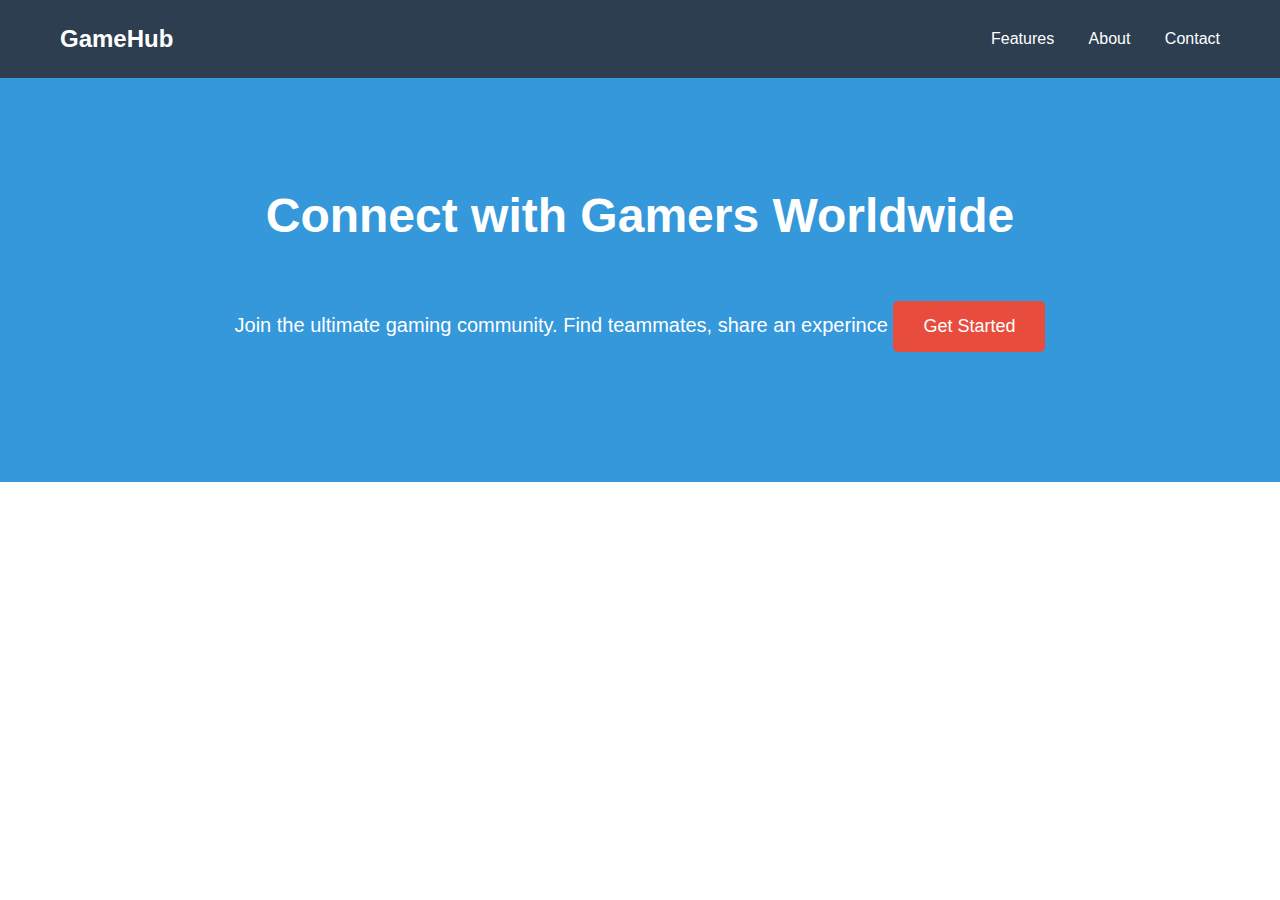
<file: index.html>
<!DOCTYPE html>
<html lang="en">
<head>
    <meta charset="UTF-8">
    <meta name="viewport" content="width=device-width, initial-scale=1.0">
    <title>GameHub - The Best Gaming Community</title>
    <link rel="stylesheet" href="style.css">
</head>
<body>
    

    <header class="main-header">
        <div class="container">
            <div class="logo">GameHub</div>
                <nav class="main-nav">
                    <a href="#features">Features</a>
                    <a href="#about">About</a>
                    <a href="#contact">Contact</a>
                </nav>
            </div>
        </header>

        <section class="hero">
<div class="container">
<h1 class="hero-title">Connect with Gamers Worldwide</h1> <br>
<p class="hero-subtitle">Join the ultimate gaming community. Find teammates, share an experince
<button class="btn btn-primary">Get Started</button>
</div>
</section>

</body>
</html>
</file>
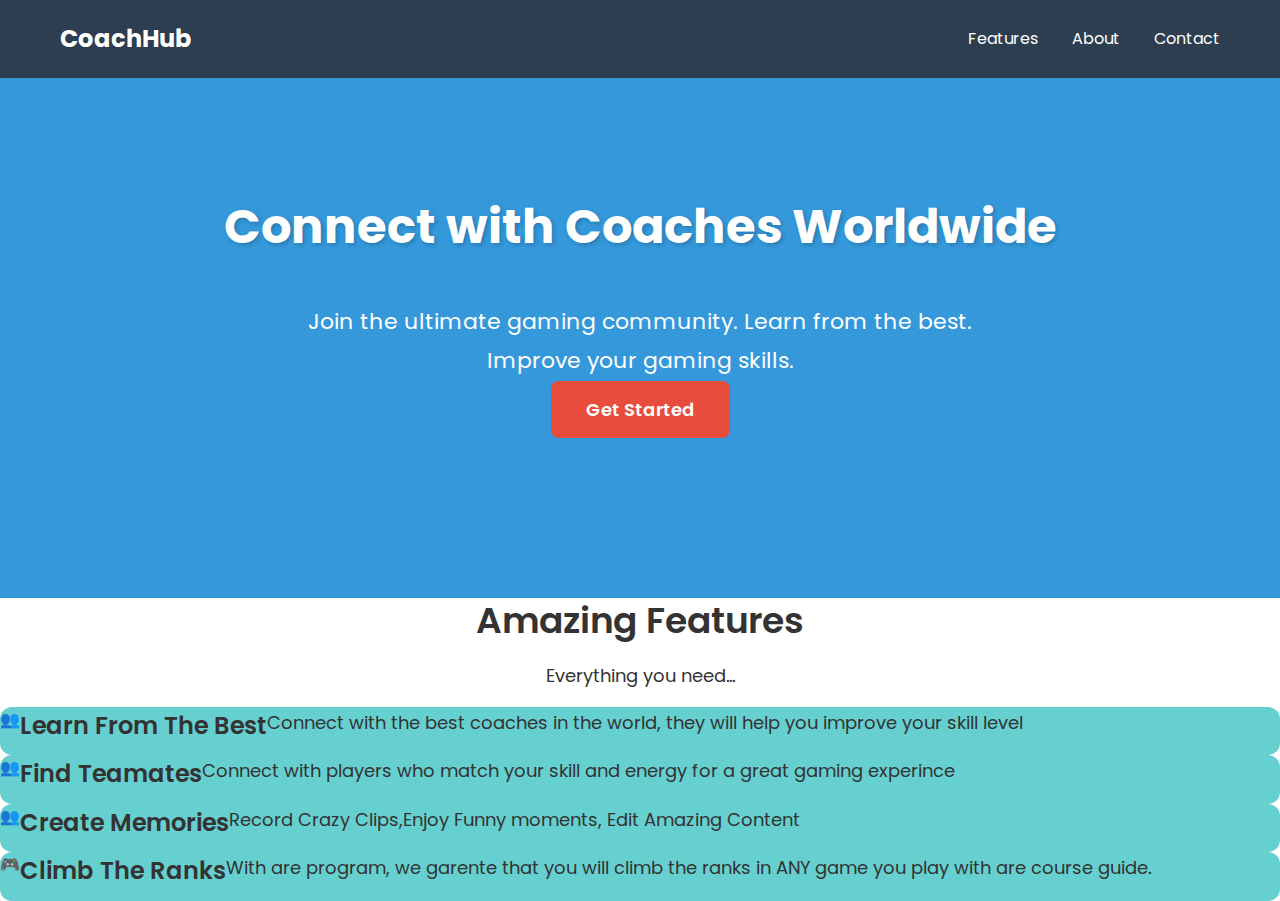
<file: lesson09/index.html>
<!DOCTYPE html>
<html lang="en">
<head>
    <meta charset="UTF-8">
    <meta name="viewport" content="width=device-width, initial-scale=1.0">
    <title>GameHub - The Best Gaming Community</title>
    <link rel="stylesheet" href="style.css">
    <meta charset="UTF-8">
    <meta name="viewport" content="width=device-width, initial-scale=1.0">
    <title>GameHub - Your Gaming Community</title>
    
    <!-- LESSON 9: Google Fonts -->
    <link href="https://fonts.googleapis.com/css2?family=Poppins:wght@400;600;700&display=swap" rel="stylesheet">
    
    <link rel="stylesheet" href="style.css">
    
</head>
<body>
    

    <header class="main-header">
        <div class="container">
            <div class="logo">CoachHub</div>
                <nav class="main-nav">
                    <a href="#features">Features</a>
                    <a href="#about">About</a>
                    <a href="#contact">Contact</a>
                </nav>
            </div>
        </header>

        <section class="hero">
<div class="container">
<h1 class="hero-title">Connect with Coaches Worldwide</h1> <br>
<p class="hero-subtitle">Join the ultimate gaming community. Learn from the best. Improve your gaming skills. <br>
<button class="btn btn-primary">Get Started</button>
</div>
</section>


<section id="features" class="features">
    <div class="container">
        <h2 class="section-title"> Amazing Features</h2>
        <p class="section-title">Everything you need...</p>
    </div>

    <div class="feature-card">
        <div class="feature-icon">👥</div>
        <h3>Learn From The Best</h3>
        <p>
            Connect with the best coaches in the world, they will help  
            you improve your skill level
        </p>
    </div>




    <div class="feature-card">
        <div class="feature-icon">👥</div>
        <h3>Find Teamates</h3>
        <p>
            Connect with players who match 
            your skill and energy for a great gaming experince 
        </p>
    </div>





    <div class="feature-card">
        <div class="feature-icon">👥</div>
        <h3>Create Memories</h3>
        <p>
            Record Crazy Clips,Enjoy Funny moments, Edit Amazing Content
        </p>
    </div>

<div class="feature-card">
        <div class="feature-icon">🎮</div>
        <h3>Climb The Ranks</h3>
        <p>
            With are program, we garente that you will climb the ranks in ANY
            game you play with are course guide.
        </p>
    </div>
</section>
</body>
</html>
</file>
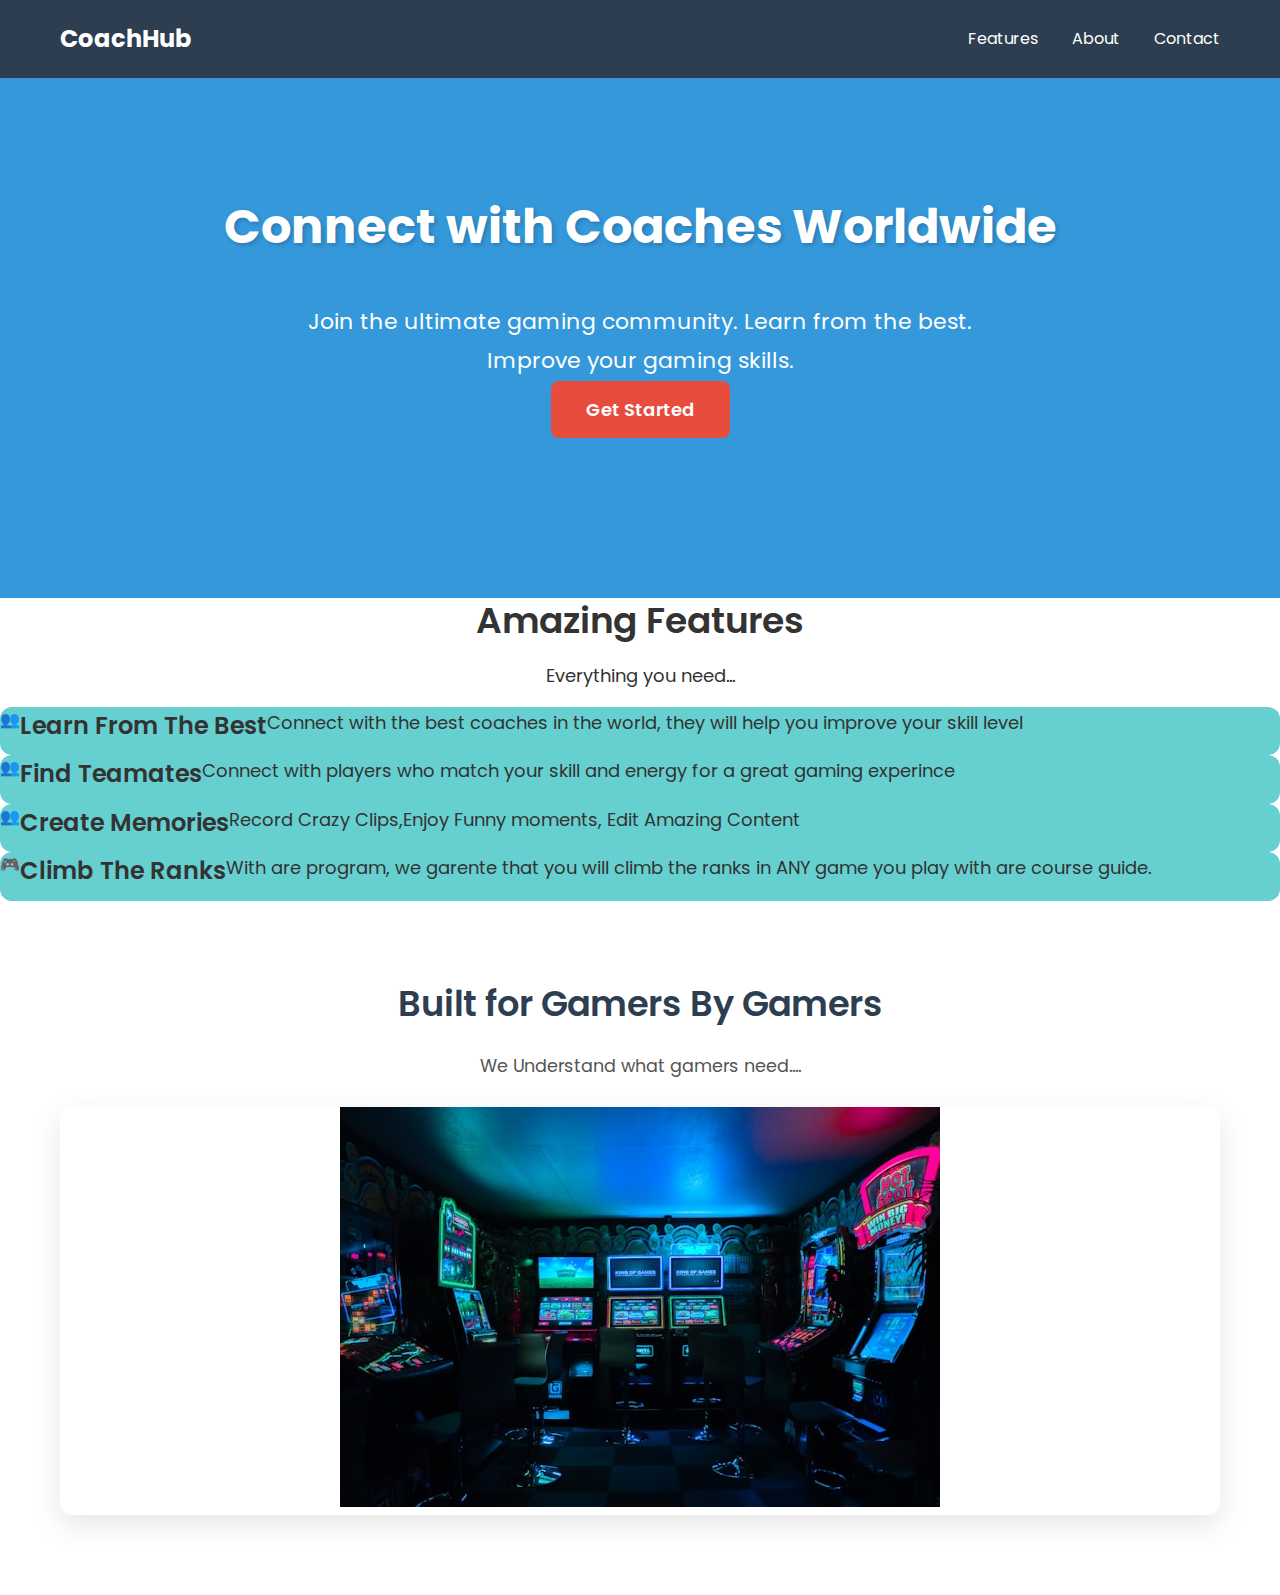
<file: lesson10/index.html>
<!DOCTYPE html>
<html lang="en">
<head>
    <meta charset="UTF-8">
    <meta name="viewport" content="width=device-width, initial-scale=1.0">
    <title>GameHub - The Best Gaming Community</title>
      <link href="https://fonts.googleapis.com/css2?family=Poppins:wght@400;600;700&display=swap" rel="stylesheet">
    <link rel="stylesheet" href="style.css">
 
    <meta charset="UTF-8">
    <meta name="viewport" content="width=device-width, initial-scale=1.0">
    <title>GameHub - Your Gaming Community</title>
    
    
  
    
</head>
<body>
    

    <header class="main-header">
        <div class="container">
            <div class="logo">CoachHub</div>
                <nav class="main-nav">
                    <a href="#features">Features</a>
                    <a href="#about">About</a>
                    <a href="#contact">Contact</a>
                </nav>
            </div>
        </header>

        <section class="hero">
<div class="container">
<h1 class="hero-title">Connect with Coaches Worldwide</h1> <br>
<p class="hero-subtitle">Join the ultimate gaming community. Learn from the best. Improve your gaming skills. <br>
<button class="btn btn-primary">Get Started</button>
</div>
</section>


<section id="features" class="features">
    <div class="container">
        <h2 class="section-title"> Amazing Features</h2>
        <p class="section-title">Everything you need...</p>
    </div>

    <div class="feature-card">
        <div class="feature-icon">👥</div>
        <h3>Learn From The Best</h3>
        <p>
            Connect with the best coaches in the world, they will help  
            you improve your skill level
        </p>
    </div>




    <div class="feature-card">
        <div class="feature-icon">👥</div>
        <h3>Find Teamates</h3>
        <p>
            Connect with players who match 
            your skill and energy for a great gaming experince 
        </p>
    </div>





    <div class="feature-card">
        <div class="feature-icon">👥</div>
        <h3>Create Memories</h3>
        <p>
            Record Crazy Clips,Enjoy Funny moments, Edit Amazing Content
        </p>
    </div>

<div class="feature-card">
        <div class="feature-icon">🎮</div>
        <h3>Climb The Ranks</h3>
        <p>
            With are program, we garente that you will climb the ranks in ANY
            game you play with are course guide.
        </p>
    </div>
</section>



<section class="about" id="about"> 
    <div class="container">
        <div class="about-content">
        <div class="about-text">
            <h2>
                Built for Gamers By Gamers
            </h2>
            <p>We Understand what gamers need....</p>
        </div>

    </div>
    <div class="about-image">
        <img src="images/image1.jpg" alt="GameHub">
    </div>
    </div>
</section>
</body>
</html>
</file>
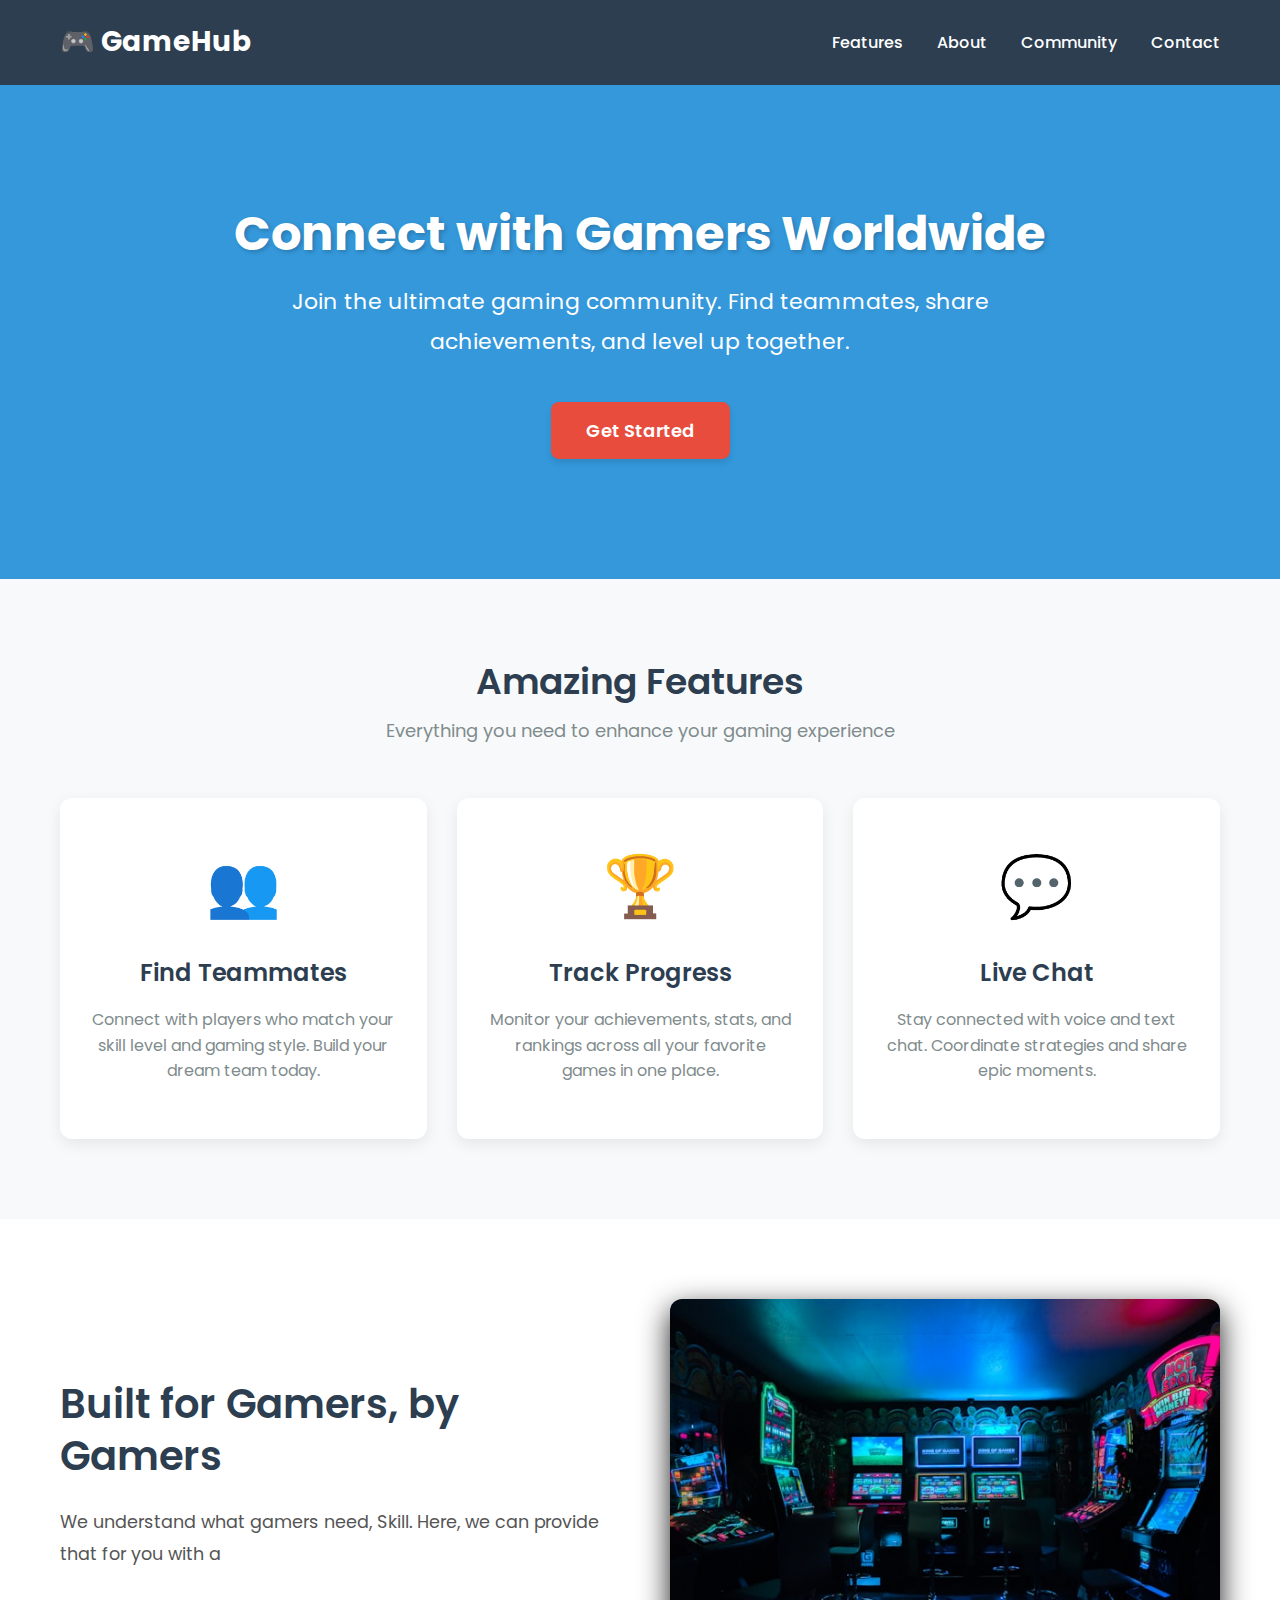
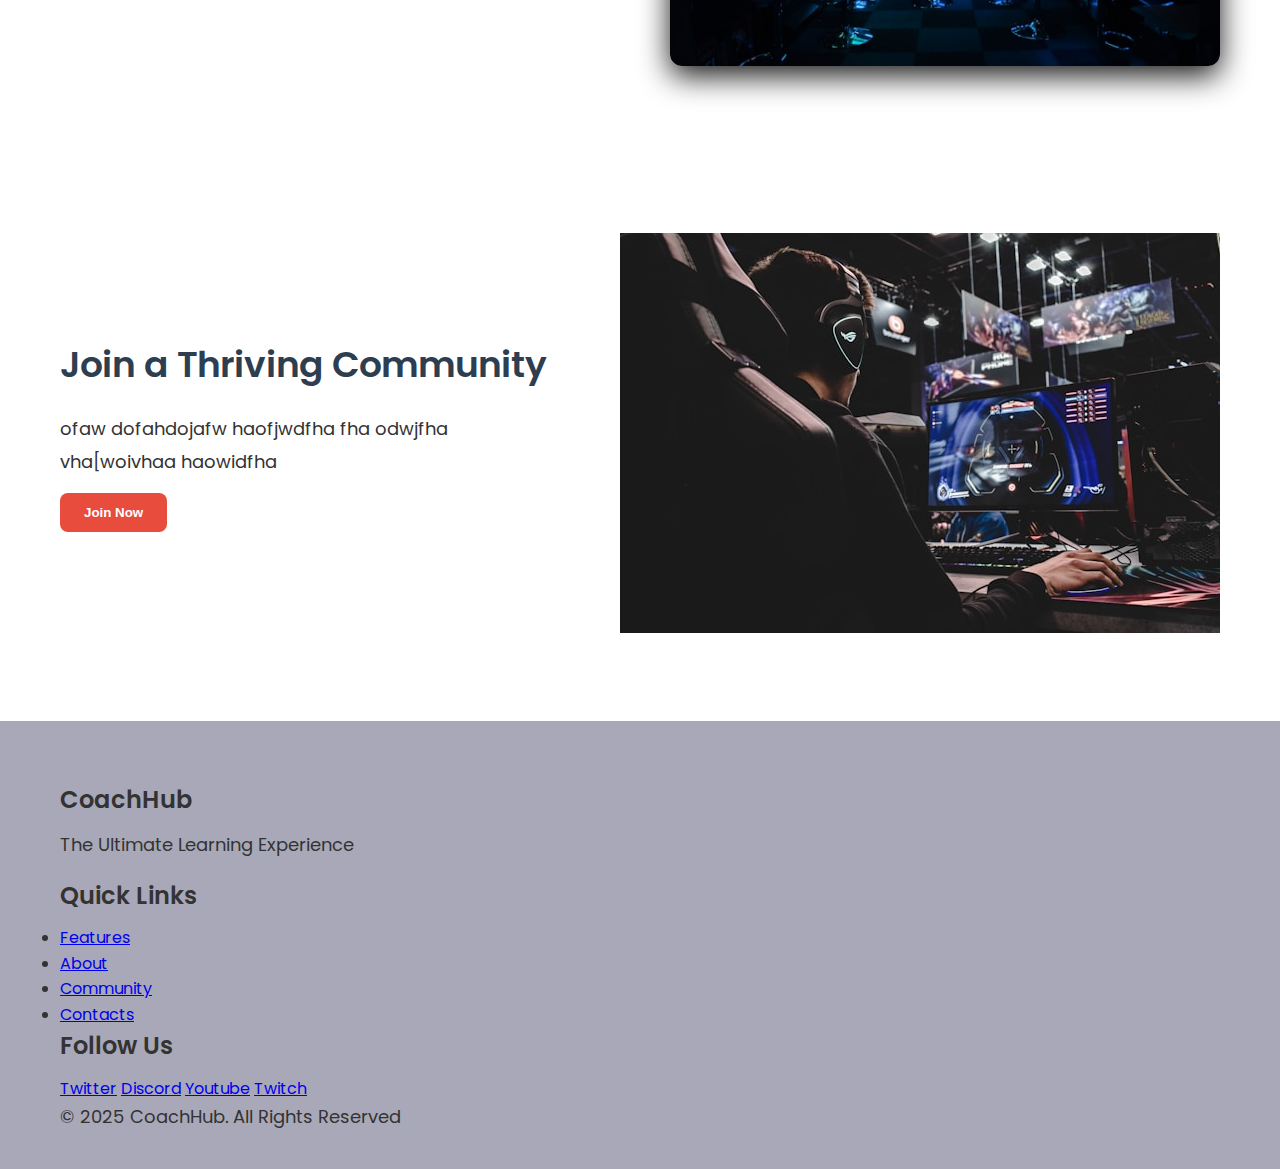
<file: lesson12-footer/index.html>
<!DOCTYPE html>
<html lang="en">
  <head>
    <meta charset="UTF-8" />
    <meta name="viewport" content="width=device-width, initial-scale=1.0" />
    <title>GameHub - Your Gaming Community</title>

   
    <link
      href="https://fonts.googleapis.com/css2?family=Poppins:wght@400;600;700&display=swap"
      rel="stylesheet"
    />

    <link rel="stylesheet" href="style.css" />
  </head>
  <body>
 
    <header class="main-header">
      <div class="container">
        <div class="logo">🎮 GameHub</div>
        <nav class="main-nav">
          <a href="#features">Features</a>
          <a href="#about">About</a>
          <a href="#community">Community</a>
          <a href="#contact">Contact</a>
        </nav>
      </div>
    </header>

    
    <section class="hero">
      <div class="container">
        <h1 class="hero-title">Connect with Gamers Worldwide</h1>
        <p class="hero-subtitle">
          Join the ultimate gaming community. Find teammates, share
          achievements, and level up together.
        </p>
        <button class="btn btn-primary">Get Started</button>
      </div>
    </section>

 
    <section id="features" class="features">
      <div class="container">
        <h2 class="section-title">Amazing Features</h2>
        <p class="section-subtitle">
          Everything you need to enhance your gaming experience
        </p>

        <div class="features-grid">
          <div class="feature-card">
            <div class="feature-icon">👥</div>
            <h3>Find Teammates</h3>
            <p>
              Connect with players who match your skill level and gaming style.
              Build your dream team today.
            </p>
          </div>

          <div class="feature-card">
            <div class="feature-icon">🏆</div>
            <h3>Track Progress</h3>
            <p>
              Monitor your achievements, stats, and rankings across all your
              favorite games in one place.
            </p>
          </div>

          <div class="feature-card">
            <div class="feature-icon">💬</div>
            <h3>Live Chat</h3>
            <p>
              Stay connected with voice and text chat. Coordinate strategies and
              share epic moments.
            </p>
          </div>
        </div>
      </div>
    </section>

 
    <section class="about" id="about">
      <div class="container">
        <div class="about-content">
          <div class="about-text">
            <h2>Built for Gamers, by Gamers</h2>
            <p>We understand what gamers need, Skill. Here, we can provide that for you with a </p>
          </div>
          <div class="about-image">
            <img src="images/image1.jpg" alt="GameSetup" />
          </div>
        </div>
      </div>
    </section>


    <section id="community" class="community">
    <div class="container">

        <div class="community-content">


            <div class="community-text">
                <h2>Join a Thriving Community </h2>
                <p>ofaw dofahdojafw haofjwdfha fha odwjfha  vha[woivhaa haowidfha</p>
                <button class="join-btn">Join Now</button>
            </div>

            <div class="community-image">
                <img src="images/image2.jpg" alt="Gaming Community">
            </div>


        </div>

    </div>
</section>
<footer class="main-footer" id="Contact">
  <div class="container">
    <div class="footer-content">
          <div class="footer-section">
            <h3> CoachHub</h3>
            <p>The Ultimate Learning Experience</p>
          </div>
          <div class="footer-section">
            <h3>Quick Links</h3>
            <ul class="footer-link">
              <li><a href="#features">Features</a></li>
              <li><a href="#about">About</a></li>
              <li><a href="#community">Community</a></li>
              <li><a href="#Contacts">Contacts</a></li>
            </ul>
          </div>
          <div class="footer-section">
            <h3>Follow Us</h3>
            <div class="social-links">
              <a href="#">Twitter</a>
              <a href="#">Discord</a>
              <a href="#">Youtube</a>
              <a href="#">Twitch</a>
            </div>
          </div>
          <div class="footer-bottom">
            <p>&copy; 2025 CoachHub. All Rights Reserved</p>
          </div>
    </div>
  </div>

</footer>







</body>
</html>
  </body>
</html>
</file>
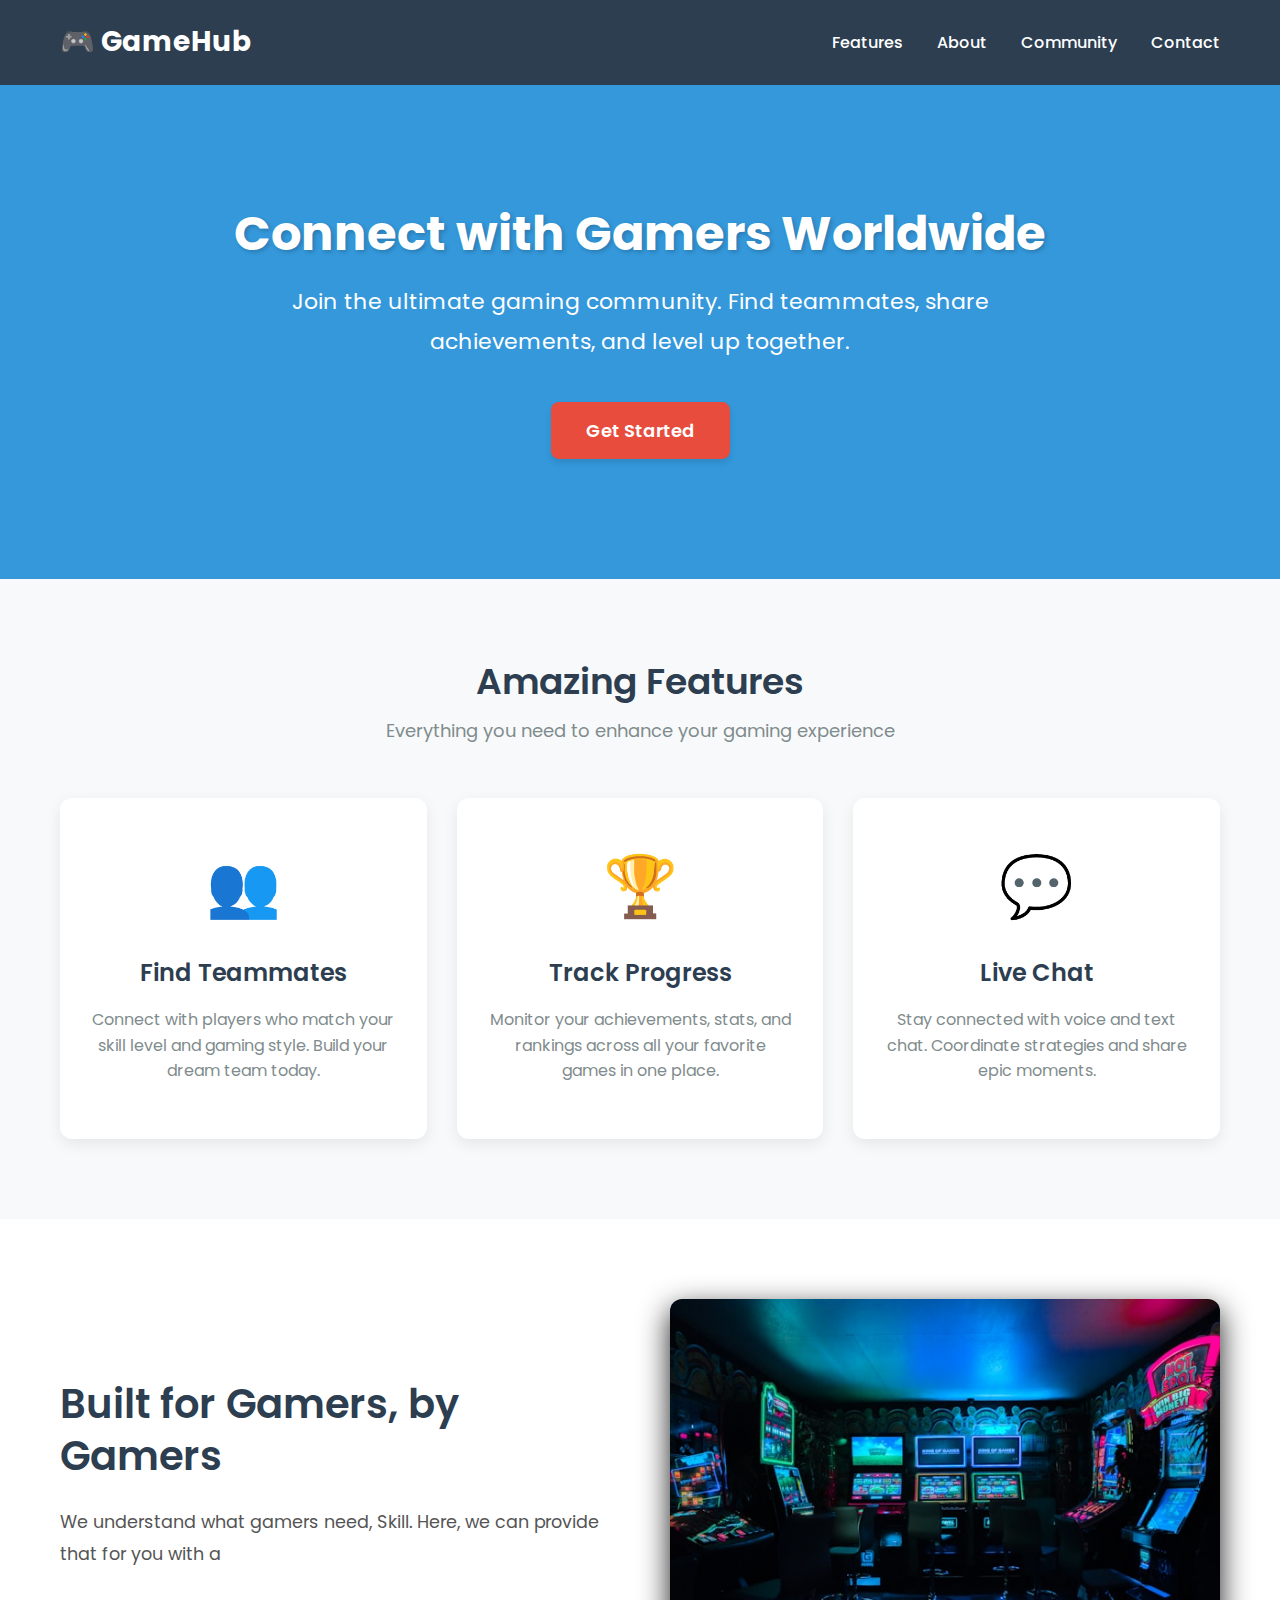
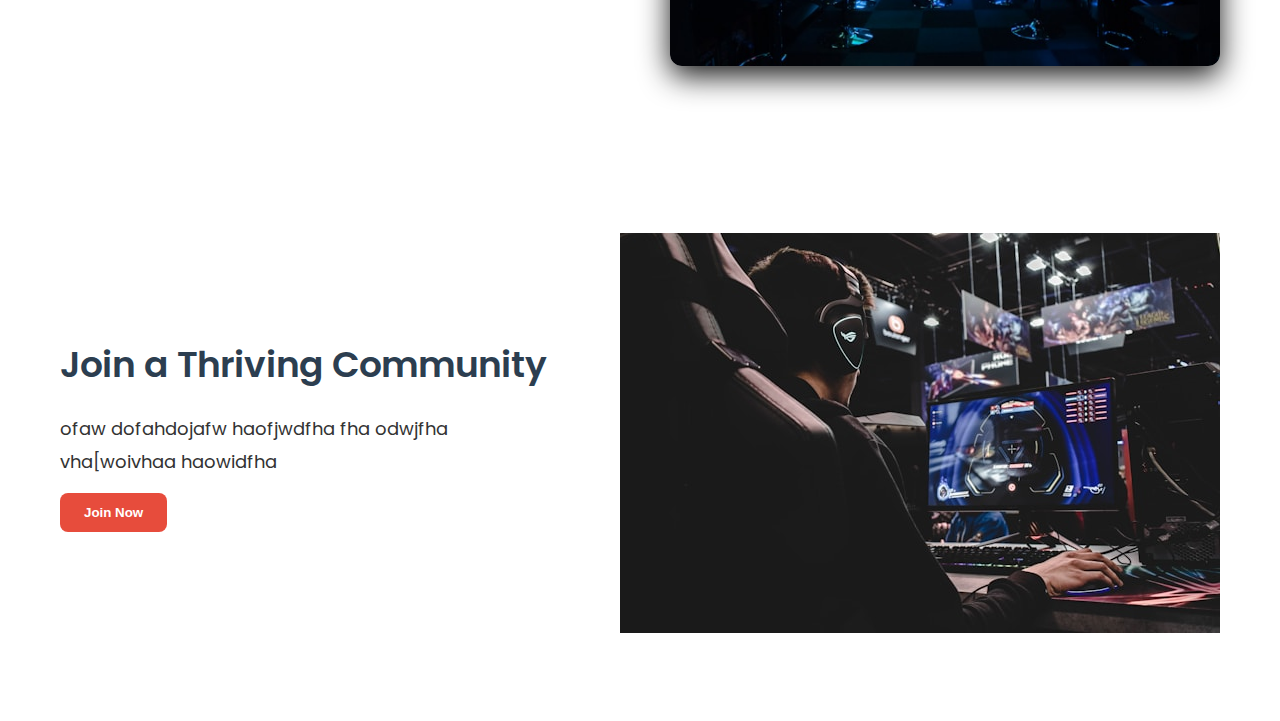
<file: lesson13_animations/index.html>
<!DOCTYPE html>
<html lang="en">
  <head>
    <meta charset="UTF-8" />
    <meta name="viewport" content="width=device-width, initial-scale=1.0" />
    <title>GameHub - Your Gaming Community</title>

   
    <link
      href="https://fonts.googleapis.com/css2?family=Poppins:wght@400;600;700&display=swap"
      rel="stylesheet"
    />

    <link rel="stylesheet" href="style.css" />
  </head>
  <body>
 
    <header class="main-header">
      <div class="container">
        <div class="logo">🎮 GameHub</div>
        <nav class="main-nav">
          <a href="#features">Features</a>
          <a href="#about">About</a>
          <a href="#community">Community</a>
          <a href="#contact">Contact</a>
        </nav>
      </div>
    </header>

    
    <section class="hero">
      <div class="container">
        <h1 class="hero-title">Connect with Gamers Worldwide</h1>
        <p class="hero-subtitle">
          Join the ultimate gaming community. Find teammates, share
          achievements, and level up together.
        </p>
        <button class="btn btn-primary">Get Started</button>
      </div>
    </section>

 
    <section id="features" class="features">
      <div class="container">
        <h2 class="section-title">Amazing Features</h2>
        <p class="section-subtitle">
          Everything you need to enhance your gaming experience
        </p>

        <div class="features-grid">
          <div class="feature-card">
            <div class="feature-icon">👥</div>
            <h3>Find Teammates</h3>
            <p>
              Connect with players who match your skill level and gaming style.
              Build your dream team today.
            </p>
          </div>

          <div class="feature-card">
            <div class="feature-icon">🏆</div>
            <h3>Track Progress</h3>
            <p>
              Monitor your achievements, stats, and rankings across all your
              favorite games in one place.
            </p>
          </div>

          <div class="feature-card">
            <div class="feature-icon">💬</div>
            <h3>Live Chat</h3>
            <p>
              Stay connected with voice and text chat. Coordinate strategies and
              share epic moments.
            </p>
          </div>
        </div>
      </div>
    </section>

 
    <section class="about" id="about">
      <div class="container">
        <div class="about-content">
          <div class="about-text">
            <h2>Built for Gamers, by Gamers</h2>
            <p>We understand what gamers need, Skill. Here, we can provide that for you with a </p>
          </div>
          <div class="about-image">
            <img src="images/image1.jpg" alt="GameSetup" />
          </div>
        </div>
      </div>
    </section>


    <section id="community" class="community">
    <div class="container">

        <div class="community-content">


            <div class="community-text">
                <h2>Join a Thriving Community </h2>
                <p>ofaw dofahdojafw haofjwdfha fha odwjfha  vha[woivhaa haowidfha</p>
                <button class="join-btn">Join Now</button>
            </div>

            <div class="community-image">
                <img src="images/image2.jpg" alt="Gaming Community">
            </div>


        </div>

    </div>
</section>
</body>
</html>
  </body>
</html>
</file>
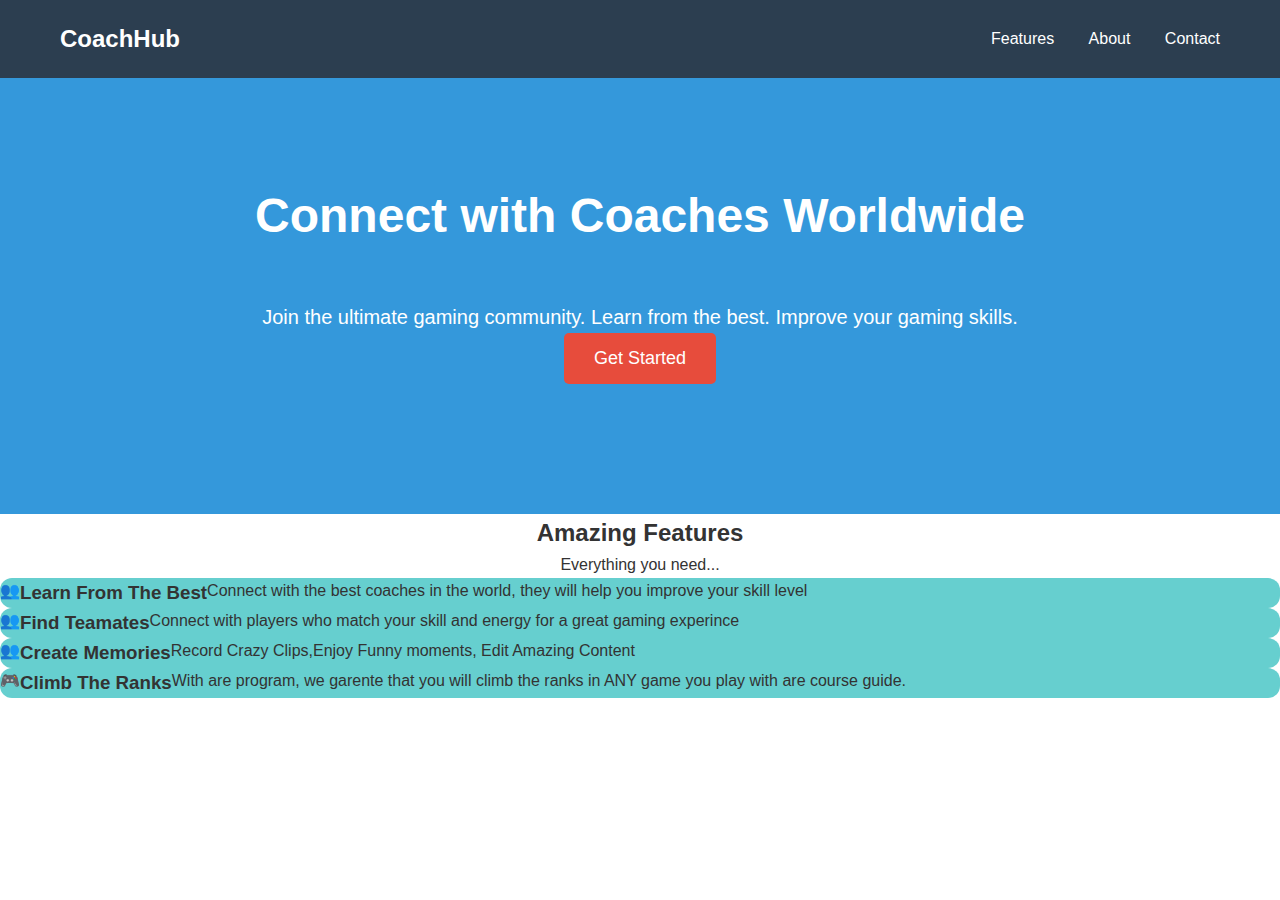
<file: Lesson8_Flexbox Card Layouts/index.html>
<!DOCTYPE html>
<html lang="en">
<head>
    <meta charset="UTF-8">
    <meta name="viewport" content="width=device-width, initial-scale=1.0">
    <title>GameHub - The Best Gaming Community</title>
    <link rel="stylesheet" href="style.css">
</head>
<body>
    

    <header class="main-header">
        <div class="container">
            <div class="logo">CoachHub</div>
                <nav class="main-nav">
                    <a href="#features">Features</a>
                    <a href="#about">About</a>
                    <a href="#contact">Contact</a>
                </nav>
            </div>
        </header>

        <section class="hero">
<div class="container">
<h1 class="hero-title">Connect with Coaches Worldwide</h1> <br>
<p class="hero-subtitle">Join the ultimate gaming community. Learn from the best. Improve your gaming skills. <br>
<button class="btn btn-primary">Get Started</button>
</div>
</section>


<section id="features" class="features">
    <div class="container">
        <h2 class="section-title"> Amazing Features</h2>
        <p class="section-title">Everything you need...</p>
    </div>

    <div class="feature-card">
        <div class="feature-icon">👥</div>
        <h3>Learn From The Best</h3>
        <p>
            Connect with the best coaches in the world, they will help  
            you improve your skill level
        </p>
    </div>




    <div class="feature-card">
        <div class="feature-icon">👥</div>
        <h3>Find Teamates</h3>
        <p>
            Connect with players who match 
            your skill and energy for a great gaming experince 
        </p>
    </div>





    <div class="feature-card">
        <div class="feature-icon">👥</div>
        <h3>Create Memories</h3>
        <p>
            Record Crazy Clips,Enjoy Funny moments, Edit Amazing Content
        </p>
    </div>

<div class="feature-card">
        <div class="feature-icon">🎮</div>
        <h3>Climb The Ranks</h3>
        <p>
            With are program, we garente that you will climb the ranks in ANY
            game you play with are course guide.
        </p>
    </div>
</section>
</body>
</html>
</file>
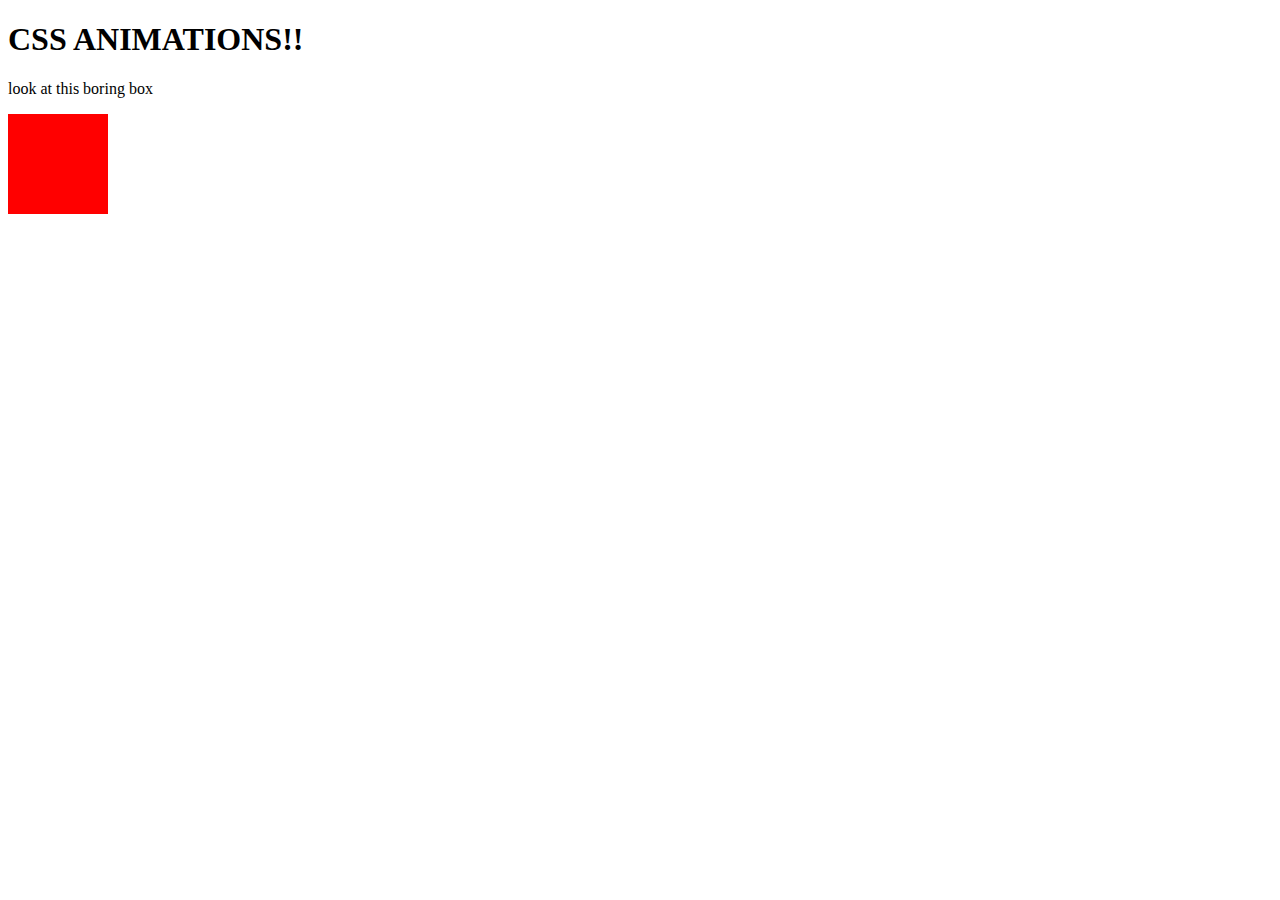
<file: lesson13_animations/sandbox.html>
<!DOCTYPE html>
<html lang="en">
<head>
    <meta charset="UTF-8">
    <meta name="viewport" content="width=device-width, initial-scale=1.0">
    <title>Document</title>
<link rel="stylesheet" href="sandbox.css">
</head>
<body>
    <h1>CSS ANIMATIONS!!</h1>
    <p>look at this boring box</p>
    <div></div>
</body>
</html>
</file>
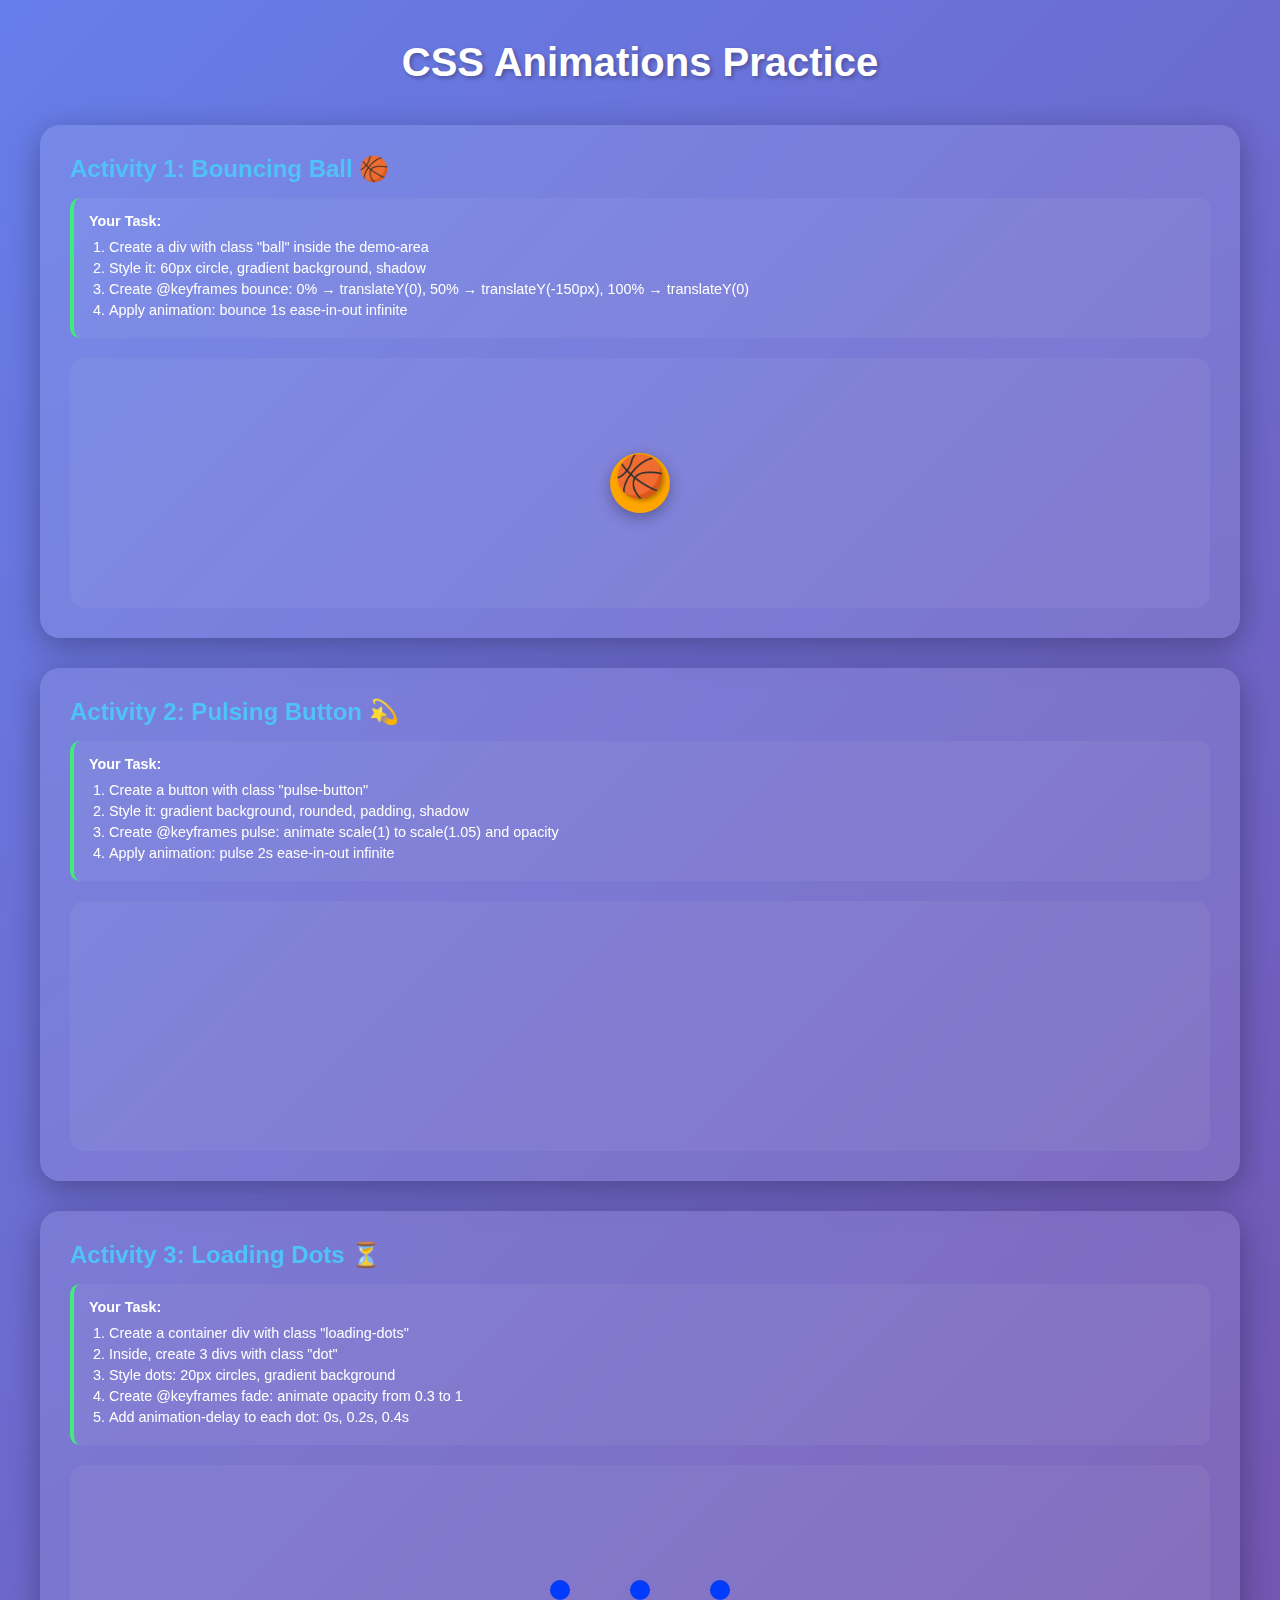
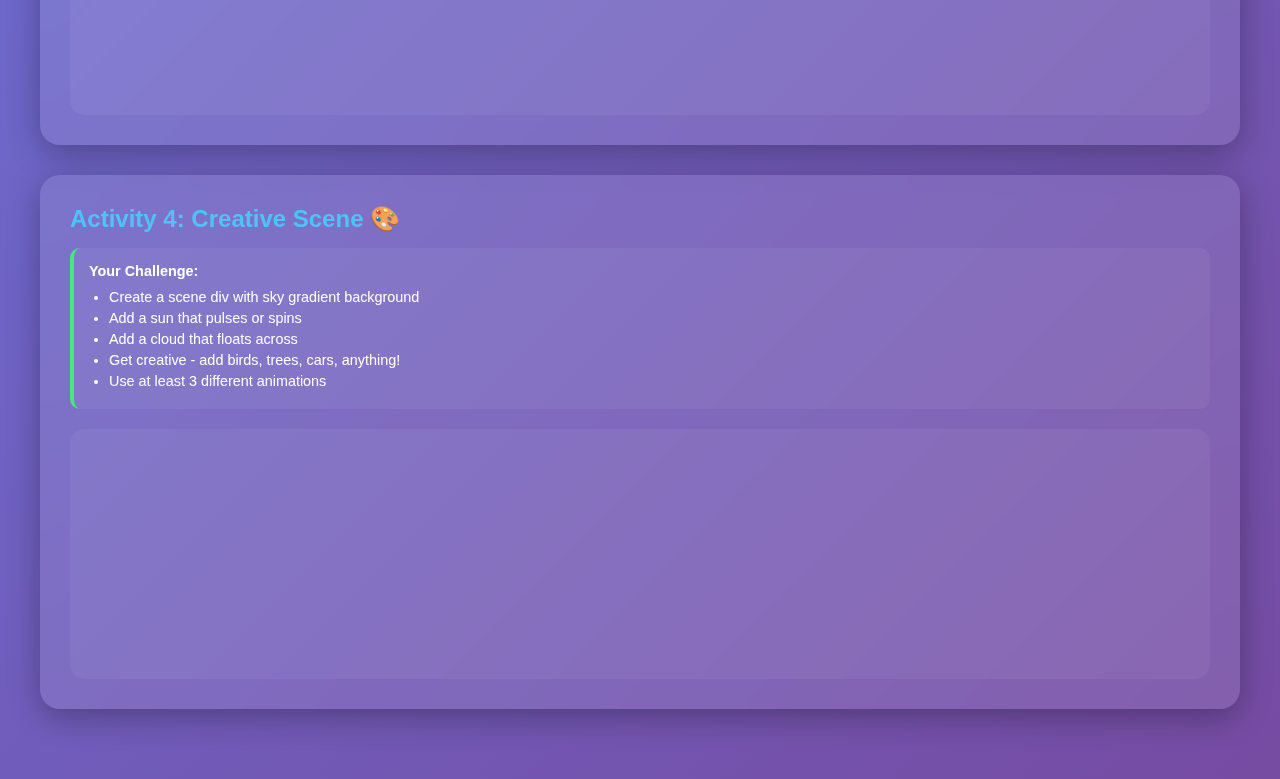
<file: lesson13_PartB-___/13b.html>
<!DOCTYPE html>
<html lang="en">
<head>
    <meta charset="UTF-8">
    <meta name="viewport" content="width=device-width, initial-scale=1.0">
    <title>CSS Animations Practice</title>
    <link rel="stylesheet" href="style.css">
</head>
<body>
    <div class="container">
        <h1>CSS Animations Practice</h1>

        <!-- Activity 1: Bouncing Ball -->
        <div class="activity">
            <h2>Activity 1: Bouncing Ball 🏀</h2>
            <div class="instructions">
                <strong>Your Task:</strong>
                <ol>
                    <li>Create a div with class "ball" inside the demo-area</li>
                    <li>Style it: 60px circle, gradient background, shadow</li>
                    <li>Create @keyframes bounce: 0% → translateY(0), 50% → translateY(-150px), 100% → translateY(0)</li>
                    <li>Apply animation: bounce 1s ease-in-out infinite</li>
                </ol>
            </div>
            <div class="demo-area" id="activity1">
                <!-- TODO: Add your ball element here -->
                <div class="ball">
                    <h1>🏀</h1>
                </div>
            </div>
        </div>

        <!-- Activity 2: Pulsing Button -->
        <div class="activity">
            <h2>Activity 2: Pulsing Button 💫</h2>
            <div class="instructions">
                <strong>Your Task:</strong>
                <ol>
                    <li>Create a button with class "pulse-button"</li>
                    <li>Style it: gradient background, rounded, padding, shadow</li>
                    <li>Create @keyframes pulse: animate scale(1) to scale(1.05) and opacity</li>
                    <li>Apply animation: pulse 2s ease-in-out infinite</li>
                </ol>
            </div>
            <div class="demo-area" id="activity2">
                <!-- TODO: Add your button here -->
                
            </div>
        </div>

        <!-- Activity 3: Loading Dots -->
        <div class="activity">
            <h2>Activity 3: Loading Dots ⏳</h2>
            <div class="instructions">
                <strong>Your Task:</strong>
                <ol>
                    <li>Create a container div with class "loading-dots"</li>
                    <li>Inside, create 3 divs with class "dot"</li>
                    <li>Style dots: 20px circles, gradient background</li>
                    <li>Create @keyframes fade: animate opacity from 0.3 to 1</li>
                    <li>Add animation-delay to each dot: 0s, 0.2s, 0.4s</li>
                </ol>
            </div>
            <div class="demo-area" id="activity3">
                <!-- TODO: Add your loading dots here -->
                <div class="loading-dots">
                    <div class="dot"></div>
                     <div class="dot"></div>
                     <div class="dot"></div>
                </div>
            </div>
        </div>

        <!-- Activity 4: Creative Scene -->
        <div class="activity">
            <h2>Activity 4: Creative Scene 🎨</h2>
            <div class="instructions">
                <strong>Your Challenge:</strong>
                <ul>
                    <li>Create a scene div with sky gradient background</li>
                    <li>Add a sun that pulses or spins</li>
                    <li>Add a cloud that floats across</li>
                    <li>Get creative - add birds, trees, cars, anything!</li>
                    <li>Use at least 3 different animations</li>
                </ul>
            </div>
            <div class="demo-area" id="activity4">
                <!-- TODO: Build your creative scene here -->
                
            </div>
        </div>

    </div>


</body>
</html>
</file>
<file: style.css>
* {
margin: 0;
padding: 0;
box-sizing: border-box;
}
body {
font-family: 'Arial', sans-serif;
line-height: 1.6;
color: #333;
}

.container {
max-width: 1200px;
margin: 0 auto;
padding: 0 20px;
}

.main-header {
background-color: #2c3e50;
padding: 20px 0;
}
.main-header .container {
display: flex;
justify-content: space-between;
align-items: center;
}
.logo {
font-size: 24px;
font-weight: bold;
color: #ffffff;
}

.main-nav a {
color: #ffffff;
text-decoration: none;
margin-left: 30px;
transition: color 0.3s ease;
}
.main-nav a:hover {
    color:#3498db;
    text-decoration: underline;
}
.main-nav a:focus {
    outline: 2px solid #3498db;
    outline-offset: 4px;
}

.hero {
background-color: #3498db;
color: #ffffff;
padding: 100px 0;
text-align: center;
}
.hero-title {
font-size: 48px;
margin-bottom: 20px;
}
.hero-subtitle {
font-size: 20px;
margin-bottom: 30px;
}

.btn {
padding: 15px 30px;
font-size: 18px;
border: none;
border-radius: 5px;
cursor: pointer;
transition: transform 0.3s ease, opacity 0.3s ease;
}
.btn-primary {
background-color: #e74c3c;
color: #ffffff;
}
.btn:hover {
    transform: translate(-2px);
    opacity: 0.9;
}
.btn:active {
    transform: translate(0);
}
</file>
<file: lesson09/style.css>
* {
margin: 0;
padding: 0;
box-sizing: border-box;
}
body {
font-family: 'Arial', sans-serif;
line-height: 1.6;
color: #333;
}

.container {
max-width: 1200px;
margin: 0 auto;
padding: 0 20px;
}

.main-header {
background-color: #2c3e50;
padding: 20px 0;
}
.main-header .container {
display: flex;
justify-content: space-between;
align-items: center;
}
.logo {
font-size: 24px;
font-weight: bold;
color: #ffffff;
}

.main-nav a {
color: #ffffff;
text-decoration: none;
margin-left: 30px;
transition: color 0.3s ease;
}
.main-nav a:hover {
    color:#3498db;
    text-decoration: underline;
}
.main-nav a:focus {
    outline: 2px solid #3498db;
    outline-offset: 4px;
}

.hero {
background-color: #3498db;
color: #ffffff;
padding: 100px 0;
text-align: center;
}
.hero-title {
font-size: 48px;
margin-bottom: 20px;
}
.hero-subtitle {
font-size: 20px;
margin-bottom: 30px;
}

.btn {
padding: 15px 30px;
font-size: 18px;
border: none;
border-radius: 5px;
cursor: pointer;
transition: transform 0.3s ease, opacity 0.3s ease;
}
.btn-primary {
background-color: #e74c3c;
color: #ffffff;
}
.btn:hover {
    transform: translate(-2px);
    opacity: 0.9;
}
.btn:active {
    transform: translate(0);
}

.features-grid {
display: flex; 
justify-content: space-between; 
gap: 30px; }

.feature-card {
    text-align: center;
    display: flex;
    background-color: rgb(102, 207, 207);
    flex: 1;
    padding: 40px 30 px;
    box-shadow: 0 5px 15px rgba (0,0,0,0,0.8);
    border-radius: 12px;
    transition: transform 0.3s ease, box-shadow 0.3s ease;
}

.feature-card:hover {
    transform: translateY(-10px);
    box-shadow: 0 10px 25px rgba(0,0,0,0,0.15);
}
#features {
    background-color: rgb(255, 255, 255);
}

section {
    text-align: center;
   
}
body {
    font-family: 'Poppins', sans-serif;  /* CHANGED! */
    line-height: 1.6;
    color: #333;
}

h1 {
    font-size: 48px;
    font-weight: 700;
    line-height: 1.2;
}

h2 {
    font-size: 36px;
    font-weight: 600;
    line-height: 1.3;
    margin-bottom: 15px;
}

h3 {
    font-size: 24px;
    font-weight: 600;
    margin-bottom: 10px;
}

p {
    font-size: 18px;
    line-height: 1.8;
    margin-bottom: 15px;
}
.hero-title {
    margin-bottom: 20px;
    text-shadow: 2px 2px 4px rgba(0,0,0,0.2); 
}
.hero {
    background-color: #3498db;
    color: #ffffff;
    padding: 120px 0;  
    text-align: center;
}

.hero-subtitle {
    font-size: 22px;
    margin-bottom: 40px;  
    max-width: 700px;     
    margin-left: auto;    
    margin-right: auto;   
}
.btn {
    padding: 15px 35px;
    font-size: 18px;
    border: none;
    border-radius: 8px;
    cursor: pointer;
    font-weight: 600; 
    font-family: 'Poppins', sans-serif;  
    transition: transform 0.3s ease, opacity 0.3s ease;
}
</file>
<file: lesson10/style.css>
* {
margin: 0;
padding: 0;
box-sizing: border-box;
}
body {
font-family: 'Arial', sans-serif;
line-height: 1.6;
color: #333;
}

.container {
max-width: 1200px;
margin: 0 auto;
padding: 0 20px;
}

.main-header {
background-color: #2c3e50;
padding: 20px 0;
}
.main-header .container {
display: flex;
justify-content: space-between;
align-items: center;
}
.logo {
font-size: 24px;
font-weight: bold;
color: #ffffff;
}

.main-nav a {
color: #ffffff;
text-decoration: none;
margin-left: 30px;
transition: color 0.3s ease;
}
.main-nav a:hover {
    color:#3498db;
    text-decoration: underline;
}
.main-nav a:focus {
    outline: 2px solid #3498db;
    outline-offset: 4px;
}

.hero {
background-color: #3498db;
color: #ffffff;
padding: 100px 0;
text-align: center;
}
.hero-title {
font-size: 48px;
margin-bottom: 20px;
}
.hero-subtitle {
font-size: 20px;
margin-bottom: 30px;
}

.btn {
padding: 15px 30px;
font-size: 18px;
border: none;
border-radius: 5px;
cursor: pointer;
transition: transform 0.3s ease, opacity 0.3s ease;
}
.btn-primary {
background-color: #e74c3c;
color: #ffffff;
}
.btn:hover {
    transform: translate(-2px);
    opacity: 0.9;
}
.btn:active {
    transform: translate(0);
}

.features-grid {
display: flex; 
justify-content: space-between; 
gap: 30px; }

.feature-card {
    text-align: center;
    display: flex;
    background-color: rgb(102, 207, 207);
    flex: 1;
    padding: 40px 30 px;
    box-shadow: 0 5px 15px rgba (0,0,0,0,0.8);
    border-radius: 12px;
    transition: transform 0.3s ease, box-shadow 0.3s ease;
}

.feature-card:hover {
    transform: translateY(-10px);
    box-shadow: 0 10px 25px rgba(0,0,0,0,0.15);
}
#features {
    background-color: rgb(255, 255, 255);
}

section {
    text-align: center;
   
}
body {
    font-family: 'Poppins', sans-serif;  /* CHANGED! */
    line-height: 1.6;
    color: #333;
}

h1 {
    font-size: 48px;
    font-weight: 700;
    line-height: 1.2;
}

h2 {
    font-size: 36px;
    font-weight: 600;
    line-height: 1.3;
    margin-bottom: 15px;
}

h3 {
    font-size: 24px;
    font-weight: 600;
    margin-bottom: 10px;
}

p {
    font-size: 18px;
    line-height: 1.8;
    margin-bottom: 15px;
}
.hero-title {
    margin-bottom: 20px;
    text-shadow: 2px 2px 4px rgba(0,0,0,0.2); 
}
.hero {
    background-color: #3498db;
    color: #ffffff;
    padding: 120px 0;  
    text-align: center;
}

.hero-subtitle {
    font-size: 22px;
    margin-bottom: 40px;  
    max-width: 700px;     
    margin-left: auto;    
    margin-right: auto;   
}
.btn {
    padding: 15px 35px;
    font-size: 18px;
    border: none;
    border-radius: 8px;
    cursor: pointer;
    font-weight: 600; 
    font-family: 'Poppins', sans-serif;  
    transition: transform 0.3s ease, opacity 0.3s ease;
}


/* Lesson 10 */
.about {
    padding: 80px 0;
    background-color: white;

}

.about-content {
    display: flex;
    align-items: center;
    gap: 60px ;

}
.about-text {
    flex: 1;
}
.about-image {
    flex: 1;
}
.about-text h2 {
   color:#2c3e50;
   margin-bottom: 25px;
   font-size: 2.2rem;

}
.about-text p {
    color: #555;
    font-size: 1.1rem;
    line-height: 1.8;
    margin-bottom: 1.5rem;
}
.about-image {
    width: 100%;
    border-radius: 12px;
    box-shadow:  0 10px 30px rgba(0,0,0,0.1);
}
</file>
<file: lesson12-footer/style.css>
* {
    margin: 0;
    padding: 0;
    box-sizing: border-box;
}

body {
    font-family: 'Poppins', sans-serif; /* LESSON 9: Google Font */
    line-height: 1.6;
    color: #333;
}


.container {
    max-width: 1200px;
    margin: 0 auto;
    padding: 0 20px;
}


h1 {
    font-size: 48px;
    font-weight: 700;
    line-height: 1.2;
}

h2 {
    font-size: 36px;
    font-weight: 600;
    line-height: 1.3;
    margin-bottom: 15px;
}

h3 {
    font-size: 24px;
    font-weight: 600;
    margin-bottom: 10px;
}


p {
    font-size: 18px;
    line-height: 1.8;
    margin-bottom: 15px;
}


.main-header {
    background-color: #2c3e50;
    padding: 20px 0;
    box-shadow: 0 2px 5px rgba(0,0,0,0.1);
}

.main-header .container {
    display: flex;
    justify-content: space-between;
    align-items: center;
}

.logo {
    font-size: 28px; 
    font-weight: 700; 
    color: #ffffff;
}

.main-nav a {
    color: #ffffff;
    text-decoration: none;
    margin-left: 30px;
    font-weight: 500; 
    transition: color 0.3s ease; 
}


.main-nav a:hover {
    color: #3498db;
}

.main-nav a:focus {
    outline: 2px solid #3498db;
    outline-offset: 4px;
}


.hero {
    background-color: #3498db;
    color: #ffffff;
    padding: 120px 0; 
    text-align: center;
}

.hero-title {
    margin-bottom: 20px;
    text-shadow: 2px 2px 4px rgba(0,0,0,0.2); 
}

.hero-subtitle {
    font-size: 22px; 
    margin-bottom: 40px; 
    max-width: 700px; 
    margin-left: auto; 
    margin-right: auto; 
}


.btn {
    padding: 15px 35px;
    font-size: 18px;
    border: none;
    border-radius: 8px; 
    cursor: pointer;
    font-weight: 600; 
    font-family: 'Poppins', sans-serif; 
    transition: transform 0.3s ease, opacity 0.3s ease, box-shadow 0.3s ease;
    box-shadow: 0 4px 6px rgba(0,0,0,0.1); 
}

.btn-primary {
    background-color: #e74c3c;
    color: #ffffff;
}


.btn:hover {
    transform: translateY(-2px);
    opacity: 0.9;
    box-shadow: 0 6px 12px rgba(0,0,0,0.2); 
}


.btn:active {
    transform: translateY(0);
}


.features {
    padding: 80px 0;
    background-color: #f8f9fa;
}


.section-title {
    text-align: center;
    color: #2c3e50;
    margin-bottom: 10px;
}

.section-subtitle {
    text-align: center;
    color: #7f8c8d;
    margin-bottom: 50px;
}


.features-grid {
    display: flex;
    justify-content: space-between;
    gap: 30px;
}


.feature-card {
    background-color: #ffffff;
    padding: 40px 30px;
    border-radius: 12px;
    box-shadow: 0 5px 15px rgba(0,0,0,0.08);
    flex: 1;
    text-align: center;
    transition: transform 0.3s ease, box-shadow 0.3s ease;
}


.feature-card:hover {
    transform: translateY(-10px);
    box-shadow: 0 10px 25px rgba(0,0,0,0.15);
}


.feature-icon {
    font-size: 60px;
    margin-bottom: 20px;
}


.feature-card h3 {
    color: #2c3e50;
    margin-bottom: 15px;
}


.feature-card p {
    color: #7f8c8d;
    font-size: 16px;
    line-height: 1.6;
}

/* END OF LESSON 9 */


   /* LESSON 10 */
   .about {
    padding: 80px 0;
    background-color: #ffffff;
   }

   .about-content {
    display: flex;
    align-items: center;
    gap: 60px;
   }

   .about-text {
    flex: 1;
   }
   .about-image {
    flex: 1;
   }
   .about-text h2 {
    color: #2c3e50;
    margin-bottom: 25px;
    font-size: 2.5rem;
   }
   .about-text p {
    color: #555;
    font-size: 1.1rem;
    line-height: 1.8;
    margin-bottom: 1.5rem;
   }
   .about-image img {
    width: 100%;
    border-radius: 12px;
    box-shadow: 0 10px 30px rgba(0,0,0,0.9);
   }
   .community {
    padding: 80px 0;
    background-color: #ffffff
   }
   .community-content {
    display: flex;
    align-items: center;
    gap: 60px;
   }
   .community-text {
    flex: 1;
   }

.community-image {
flex:1;
width: 100%;
border-radius: 12px;
box-shadow: 0 10px 30px rgba(0,0,0,0,rgba(0,0,0,0.1)) ;
}
.community-text h2 {
    color: #2c3e50;
    margin-bottom: 25px;
}
.join-btn {
    background: #e74c3c;
    color: white;
    border: none;
    padding: 12px 24px;
    border-radius:8px;
    font-weight: 600;
    cursor: pointer;
}

/* <!-- LESSON 12 --> */

.main-footer {
    background-color: rgba(90, 90, 120, 0.527);
   
    padding: 60px 0 20px 0;


}

.footer-content {
    
}
</file>
<file: lesson13_animations/style.css>
* {
    margin: 0;
    padding: 0;
    box-sizing: border-box;
}

body {
    font-family: 'Poppins', sans-serif; /* LESSON 9: Google Font */
    line-height: 1.6;
    color: #333;
}


.container {
    max-width: 1200px;
    margin: 0 auto;
    padding: 0 20px;
}


h1 {
    font-size: 48px;
    font-weight: 700;
    line-height: 1.2;
}

h2 {
    font-size: 36px;
    font-weight: 600;
    line-height: 1.3;
    margin-bottom: 15px;
}

h3 {
    font-size: 24px;
    font-weight: 600;
    margin-bottom: 10px;
}


p {
    font-size: 18px;
    line-height: 1.8;
    margin-bottom: 15px;
}


.main-header {
    background-color: #2c3e50;
    padding: 20px 0;
    box-shadow: 0 2px 5px rgba(0,0,0,0.1);
}

.main-header .container {
    display: flex;
    justify-content: space-between;
    align-items: center;
}

.logo {
    font-size: 28px; 
    font-weight: 700; 
    color: #ffffff;
}

.main-nav a {
    color: #ffffff;
    text-decoration: none;
    margin-left: 30px;
    font-weight: 500; 
    transition: color 0.3s ease; 
}


.main-nav a:hover {
    color: #3498db;
}

.main-nav a:focus {
    outline: 2px solid #3498db;
    outline-offset: 4px;
}


.hero {
    background-color: #3498db;
    color: #ffffff;
    padding: 120px 0; 
    text-align: center;
}

.hero-title {
    margin-bottom: 20px;
    text-shadow: 2px 2px 4px rgba(0,0,0,0.2); 
}

.hero-subtitle {
    font-size: 22px; 
    margin-bottom: 40px; 
    max-width: 700px; 
    margin-left: auto; 
    margin-right: auto; 
}


.btn {
    padding: 15px 35px;
    font-size: 18px;
    border: none;
    border-radius: 8px; 
    cursor: pointer;
    font-weight: 600; 
    font-family: 'Poppins', sans-serif; 
    transition: transform 0.3s ease, opacity 0.3s ease, box-shadow 0.3s ease;
    box-shadow: 0 4px 6px rgba(0,0,0,0.1); 
}

.btn-primary {
    background-color: #e74c3c;
    color: #ffffff;
}


.btn:hover {
    transform: translateY(-2px);
    opacity: 0.9;
    box-shadow: 0 6px 12px rgba(0,0,0,0.2); 
}


.btn:active {
    transform: translateY(0);
}


.features {
    padding: 80px 0;
    background-color: #f8f9fa;
}


.section-title {
    text-align: center;
    color: #2c3e50;
    margin-bottom: 10px;
}

.section-subtitle {
    text-align: center;
    color: #7f8c8d;
    margin-bottom: 50px;
}


.features-grid {
    display: flex;
    justify-content: space-between;
    gap: 30px;
}


.feature-card {
    background-color: #ffffff;
    padding: 40px 30px;
    border-radius: 12px;
    box-shadow: 0 5px 15px rgba(0,0,0,0.08);
    flex: 1;
    text-align: center;
    transition: transform 0.3s ease, box-shadow 0.3s ease;
}


.feature-card:hover {
    transform: translateY(-10px);
    box-shadow: 0 10px 25px rgba(0,0,0,0.15);
}


.feature-icon {
    font-size: 60px;
    margin-bottom: 20px;
}


.feature-card h3 {
    color: #2c3e50;
    margin-bottom: 15px;
}


.feature-card p {
    color: #7f8c8d;
    font-size: 16px;
    line-height: 1.6;
}

/* END OF LESSON 9 */


   /* LESSON 10 */
   .about {
    padding: 80px 0;
    background-color: #ffffff;
   }

   .about-content {
    display: flex;
    align-items: center;
    gap: 60px;
   }

   .about-text {
    flex: 1;
   }
   .about-image {
    flex: 1;
   }
   .about-text h2 {
    color: #2c3e50;
    margin-bottom: 25px;
    font-size: 2.5rem;
   }
   .about-text p {
    color: #555;
    font-size: 1.1rem;
    line-height: 1.8;
    margin-bottom: 1.5rem;
   }
   .about-image img {
    width: 100%;
    border-radius: 12px;
    box-shadow: 0 10px 30px rgba(0,0,0,0.9);
   }
   .community {
    padding: 80px 0;
    background-color: #ffffff
   }
   .community-content {
    display: flex;
    align-items: center;
    gap: 60px;
   }
   .community-text {
    flex: 1;
   }

.community-image {
flex:1;
width: 100%;
border-radius: 12px;
box-shadow: 0 10px 30px rgba(0,0,0,0,rgba(0,0,0,0.1)) ;
}
.community-text h2 {
    color: #2c3e50;
    margin-bottom: 25px;
}
.join-btn {
    background: #e74c3c;
    color: white;
    border: none;
    padding: 12px 24px;
    border-radius:8px;
    font-weight: 600;
    cursor: pointer;
}
</file>
<file: Lesson8_Flexbox Card Layouts/style.css>
* {
margin: 0;
padding: 0;
box-sizing: border-box;
}
body {
font-family: 'Arial', sans-serif;
line-height: 1.6;
color: #333;
}

.container {
max-width: 1200px;
margin: 0 auto;
padding: 0 20px;
}

.main-header {
background-color: #2c3e50;
padding: 20px 0;
}
.main-header .container {
display: flex;
justify-content: space-between;
align-items: center;
}
.logo {
font-size: 24px;
font-weight: bold;
color: #ffffff;
}

.main-nav a {
color: #ffffff;
text-decoration: none;
margin-left: 30px;
transition: color 0.3s ease;
}
.main-nav a:hover {
    color:#3498db;
    text-decoration: underline;
}
.main-nav a:focus {
    outline: 2px solid #3498db;
    outline-offset: 4px;
}

.hero {
background-color: #3498db;
color: #ffffff;
padding: 100px 0;
text-align: center;
}
.hero-title {
font-size: 48px;
margin-bottom: 20px;
}
.hero-subtitle {
font-size: 20px;
margin-bottom: 30px;
}

.btn {
padding: 15px 30px;
font-size: 18px;
border: none;
border-radius: 5px;
cursor: pointer;
transition: transform 0.3s ease, opacity 0.3s ease;
}
.btn-primary {
background-color: #e74c3c;
color: #ffffff;
}
.btn:hover {
    transform: translate(-2px);
    opacity: 0.9;
}
.btn:active {
    transform: translate(0);
}

.features-grid {
display: flex; 
justify-content: space-between; 
gap: 30px; }

.feature-card {
    text-align: center;
    display: flex;
    background-color: rgb(102, 207, 207);
    flex: 1;
    padding: 40px 30 px;
    box-shadow: 0 5px 15px rgba (0,0,0,0,0.8);
    border-radius: 12px;
    transition: transform 0.3s ease, box-shadow 0.3s ease;
}

.feature-card:hover {
    transform: translateY(-10px);
    box-shadow: 0 10px 25px rgba(0,0,0,0,0.15);
}
#features {
    background-color: rgb(255, 255, 255);
}

section {
    text-align: center;
   
}
</file>
<file: lesson13_animations/sandbox.css>
div {
    width: 100px;
    height: 100px;
    background-color: red;
    position: relative;
    animation-name: colorTransform;
    animation-duration: colorTransform 4s infinite;
    
}
/* @keyframes moveColor {
     0% {background-color: red; left: 0; top: 0;}
    25% {background-color: yellow; left: 150px; top:150px;}
    50% {background-color: green; left: 300px; top: 300px;}
    75% {background-color: blue; left: 450px; top: 450px;}
    100% {background-color: purple; left: 600px;top:600px;} */
  
/* } */
@keyframes colorTransform{

    0% {background-color: red; }
    25% {background-color: yellow; }
    50% {background-color: green; }
    75% {background-color: blue; }
    100% {background-color: purple; }
  
}
</file>
<file: lesson13_PartB-___/style.css>
/* ========================================
   BASIC PAGE SETUP - ALREADY DONE FOR YOU
   ======================================== */

* {
    margin: 0;
    padding: 0;
    box-sizing: border-box;
}

body {
    font-family: 'Segoe UI', Tahoma, Geneva, Verdana, sans-serif;
    background: linear-gradient(135deg, #667eea 0%, #764ba2 100%);
    color: white;
    padding: 40px 20px;
    min-height: 100vh;
}

.container {
    max-width: 1200px;
    margin: 0 auto;
}

h1 {
    text-align: center;
    margin-bottom: 40px;
    font-size: 2.5em;
    text-shadow: 2px 2px 4px rgba(0, 0, 0, 0.3);
}

/* Activity Card Styling */
.activity {
    background: rgba(255, 255, 255, 0.1);
    backdrop-filter: blur(10px);
    border-radius: 20px;
    padding: 30px;
    margin-bottom: 30px;
    box-shadow: 0 8px 32px rgba(0, 0, 0, 0.3);
}

.activity h2 {
    color: #4fc3f7;
    margin-bottom: 15px;
}

.instructions {
    background: rgba(255, 255, 255, 0.05);
    padding: 15px;
    border-radius: 10px;
    margin-bottom: 20px;
    border-left: 4px solid #43e97b;
    font-size: 0.9em;
}

.instructions ol,
.instructions ul {
    margin-left: 20px;
    margin-top: 10px;
}

.instructions li {
    margin-bottom: 5px;
}

.instructions code {
    background: rgba(255, 255, 255, 0.2);
    padding: 2px 6px;
    border-radius: 4px;
    color: #ffd700;
    font-size: 0.9em;
}

/* Demo Area - Where your animations will appear */
.demo-area {
    background: rgba(255, 255, 255, 0.05);
    border-radius: 15px;
    padding: 60px;
    min-height: 250px;
    display: flex;
    align-items: center;
    justify-content: center;
}


/* ========================================
   YOUR CODE STARTS HERE!
   Add your animations below
   ======================================== */

/* ACTIVITY 1: BOUNCING BALL */
/* TODO: Create .ball styles here */
.ball {
    width: 60px;
    height: 60px;
    border-radius: 50%;
    background-color: orange;
    box-shadow:  0 5px 15px rgba(0, 0, 0, 0.3);
    animation: bounce 1s ease-in-out infinite;
}

/* TODO: Create @keyframes bounce here */
@keyframes bounce {
    0% {transform: translateY(0);}
    50% {transform: translateY(-93px);}
    100% {transform: translateY(0);}
}

/* ACTIVITY 2: PULSING BUTTON */
/* TODO: Create .pulse-button styles here */


/* TODO: Create @keyframes pulse here */


/* ACTIVITY 3: LOADING DOTS */
/* TODO: Create .loading-dots and .dot styles here */
.loading-dots {
    display: flex;
    gap: 60px;
}
.dot {
    width: 20px;
    height: 20px;
    border-radius: 50%;
    background-color: #003cff;
    animation: fade 1.2s ease-in-out infinite;

}
/* TODO: Create animation delays for each dot */
.loading-dots .dot:nth-child(1) {
animation-delay: 0s;
}
.loading-dots: .dot:nth-child(2) {
animation-delay: 0.2s;
}
.loading-dots: .dot:nth-child(3) {
animation-delay: 0.4s;
}

/* TODO: Create @keyframes fade here */
@keyframes fade {
    0% {opacity: 0.3;}
    50% {opacity: 1;}
    100% {opacity: 0.3;}
}

/* ACTIVITY 4: CREATIVE SCENE */
/* TODO: Create your scene and all its elements here */


/* TODO: Create all your creative animations here */
</file>
